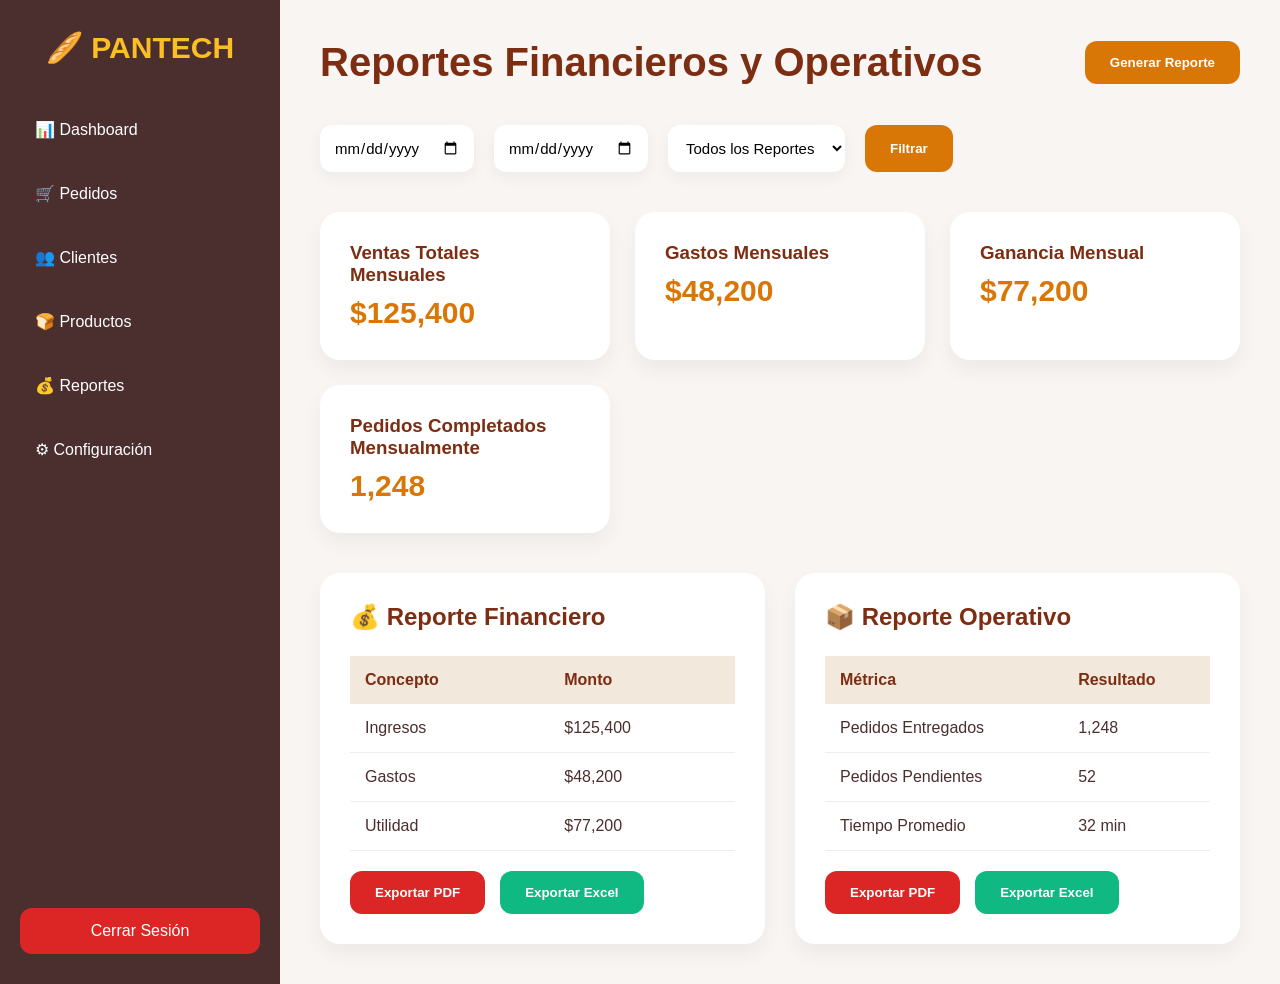
<file: Reportes.html>
<!DOCTYPE html>
<html lang="es">
<head>
  <meta charset="UTF-8">
  <meta name="viewport" content="width=device-width, initial-scale=1.0">

  <title>Reportes | Dulce Aroma</title>

  <style>

    *{
      margin:0;
      padding:0;
      box-sizing:border-box;
      font-family:'Poppins', sans-serif;
    }

    body{
      background:#f8f5f2;
      color:#4b2e2e;
      display:flex;
      min-height:100vh;
    }

    /* SIDEBAR */

    .sidebar{
      width:280px;
      background:#4b2e2e;
      color:white;
      padding:30px 20px;
      display:flex;
      flex-direction:column;
      justify-content:space-between;
    }

    .logo{
      text-align:center;
      margin-bottom:40px;
    }

    .logo h2{
      color:#fbbf24;
      font-size:30px;
    }

    .menu{
      display:flex;
      flex-direction:column;
      gap:15px;
    }

    .menu a{
      text-decoration:none;
      color:white;
      padding:15px;
      border-radius:12px;
      transition:0.3s;
    }

    .menu a:hover{
      background:#6b3f25;
    }

    .logout{
      background:#dc2626;
      padding:14px;
      text-align:center;
      border-radius:12px;
      cursor:pointer;
    }

    /* MAIN */

    .main{
      flex:1;
      padding:40px;
    }

    .topbar{
      display:flex;
      justify-content:space-between;
      align-items:center;
      margin-bottom:40px;
    }

    .topbar h1{
      font-size:40px;
      color:#7c2d12;
    }

    /* FILTERS */

    .filters{
      display:flex;
      gap:20px;
      flex-wrap:wrap;
      margin-bottom:40px;
    }

    .filters select,
    .filters input{
      padding:14px;
      border:none;
      border-radius:12px;
      background:white;
      box-shadow:0 5px 15px rgba(0,0,0,0.05);
      font-size:15px;
    }

    .btn{
      padding:14px 25px;
      border:none;
      border-radius:12px;
      background:#d97706;
      color:white;
      cursor:pointer;
      font-weight:bold;
      transition:0.3s;
    }

    .btn:hover{
      background:#b45309;
      transform:translateY(-3px);
    }

    /* CARDS */

    .cards{
      display:grid;
      grid-template-columns:repeat(auto-fit,minmax(250px,1fr));
      gap:25px;
      margin-bottom:40px;
    }

    .card{
      background:white;
      padding:30px;
      border-radius:20px;
      box-shadow:0 10px 20px rgba(0,0,0,0.05);
      transition:0.3s;
    }

    .card:hover{
      transform:translateY(-5px);
    }

    .card h3{
      margin-bottom:10px;
      color:#7c2d12;
    }

    .card p{
      font-size:30px;
      font-weight:bold;
      color:#d97706;
    }

    /* REPORT SECTION */

    .reports{
      display:grid;
      grid-template-columns:repeat(auto-fit,minmax(350px,1fr));
      gap:30px;
    }

    .report-box{
      background:white;
      padding:30px;
      border-radius:20px;
      box-shadow:0 10px 20px rgba(0,0,0,0.05);
    }

    .report-box h2{
      margin-bottom:25px;
      color:#7c2d12;
    }

    table{
      width:100%;
      border-collapse:collapse;
      margin-bottom:20px;
    }

    table th{
      background:#f3e8dc;
      padding:15px;
      text-align:left;
      color:#7c2d12;
    }

    table td{
      padding:15px;
      border-bottom:1px solid #eee;
    }

    /* EXPORT BUTTONS */

    .export-buttons{
      display:flex;
      gap:15px;
      flex-wrap:wrap;
      margin-top:20px;
    }

    .pdf{
      background:#dc2626;
    }

    .excel{
      background:#10b981;
    }

    /* RESPONSIVE */

    @media(max-width:900px){

      body{
        flex-direction:column;
      }

      .sidebar{
        width:100%;
      }

      .topbar{
        flex-direction:column;
        align-items:flex-start;
        gap:20px;
      }

    }

  </style>

</head>

<body>

  <!-- SIDEBAR -->

  <aside class="sidebar">

    <div>

      <div class="logo">
        <h2>🥖 PANTECH</h2>
      </div>

      <div class="menu">

        <a href="#">📊 Dashboard</a>

        <a href="#">🛒 Pedidos</a>

        <a href="#">👥 Clientes</a>

        <a href="#">🍞 Productos</a>

        <a href="#">💰 Reportes</a>

        <a href="#">⚙ Configuración</a>

      </div>

    </div>

    <div class="logout">
      Cerrar Sesión
    </div>

  </aside>

  <!-- MAIN -->

  <main class="main">

    <!-- TOPBAR -->

    <div class="topbar">

      <h1>Reportes Financieros y Operativos</h1>

      <button class="btn">
        Generar Reporte
      </button>

    </div>

    <!-- FILTERS -->

    <div class="filters">

      <input type="date">

      <input type="date">

      <select>
        <option>Todos los Reportes</option>
        <option>Financieros</option>
        <option>Operativos</option>
      </select>

      <button class="btn">
        Filtrar
      </button>

    </div>

    <!-- CARDS -->

    <section class="cards">

      <div class="card">
        <h3>Ventas Totales Mensuales</h3>
        <p>$125,400</p>
      </div>

      <div class="card">
        <h3>Gastos Mensuales</h3>
        <p>$48,200</p>
      </div>

      <div class="card">
        <h3>Ganancia Mensual</h3>
        <p>$77,200</p>
      </div>

      <div class="card">
        <h3>Pedidos Completados Mensualmente</h3>
        <p>1,248</p>
      </div>

    </section>

    <!-- REPORTS -->

    <section class="reports">

      <!-- FINANCIAL -->

      <div class="report-box">

        <h2>💰 Reporte Financiero</h2>

        <table>

          <tr>
            <th>Concepto</th>
            <th>Monto</th>
          </tr>

          <tr>
            <td>Ingresos</td>
            <td>$125,400</td>
          </tr>

          <tr>
            <td>Gastos</td>
            <td>$48,200</td>
          </tr>

          <tr>
            <td>Utilidad</td>
            <td>$77,200</td>
          </tr>

        </table>

        <div class="export-buttons">

          <button class="btn pdf">
            Exportar PDF
          </button>

          <button class="btn excel">
            Exportar Excel
          </button>

        </div>

      </div>

      <!-- OPERATIONAL -->

      <div class="report-box">

        <h2>📦 Reporte Operativo</h2>

        <table>

          <tr>
            <th>Métrica</th>
            <th>Resultado</th>
          </tr>

          <tr>
            <td>Pedidos Entregados</td>
            <td>1,248</td>
          </tr>

          <tr>
            <td>Pedidos Pendientes</td>
            <td>52</td>
          </tr>

          <tr>
            <td>Tiempo Promedio</td>
            <td>32 min</td>
          </tr>

        </table>

        <div class="export-buttons">

          <button class="btn pdf">
            Exportar PDF
          </button>

          <button class="btn excel">
            Exportar Excel
          </button>

        </div>

      </div>

    </section>

  </main>

</body>
</html>
</file>
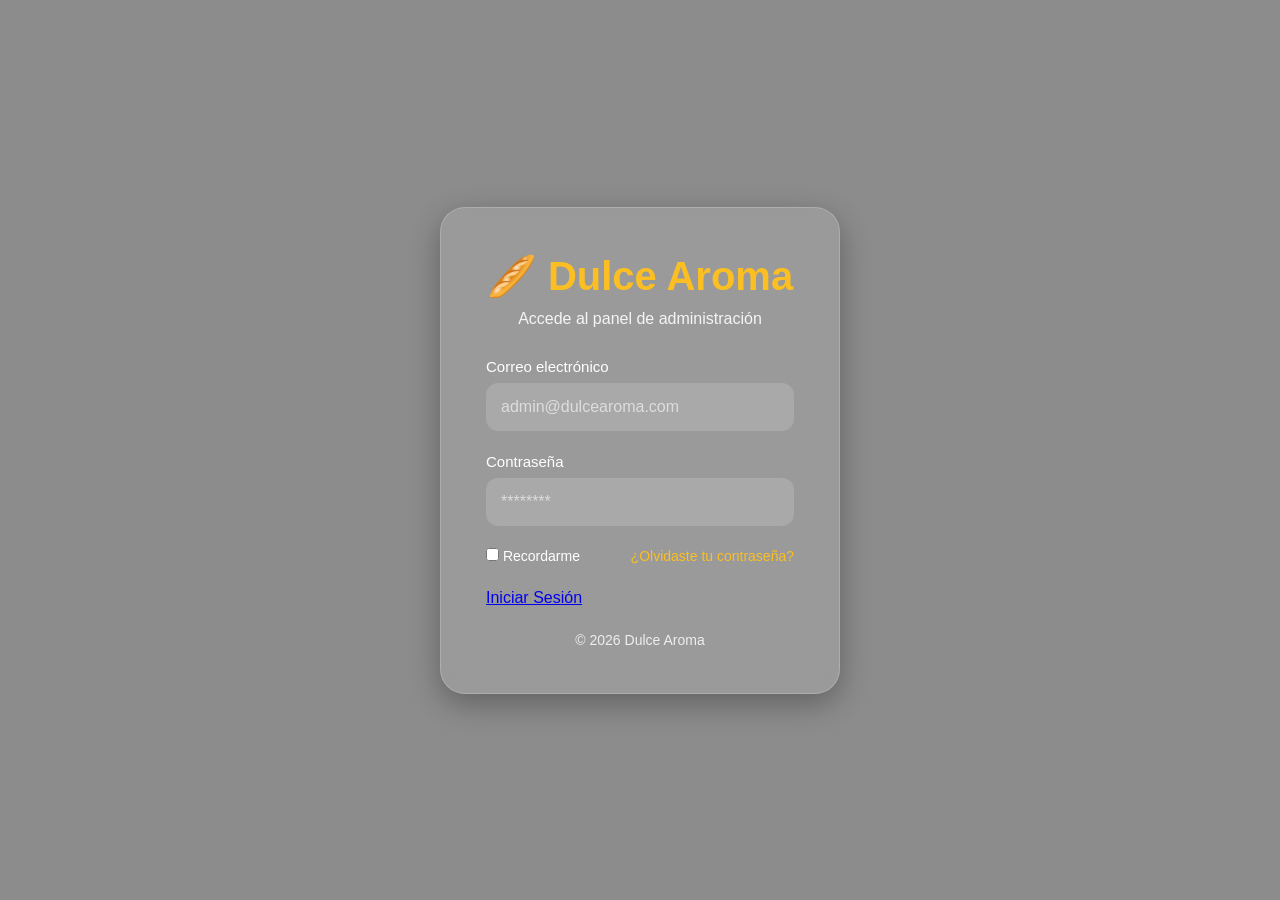
<file: Sesion.html>
<!DOCTYPE html>
<html lang="es">
<head>
  <meta charset="UTF-8">
  <meta name="viewport" content="width=device-width, initial-scale=1.0">

  <title>Inicio de Sesión | Dulce Aroma</title>

  <style>

    *{
      margin:0;
      padding:0;
      box-sizing:border-box;
      font-family:'Poppins', sans-serif;
    }

    body{
      height:100vh;
      display:flex;
      justify-content:center;
      align-items:center;
      background:
      linear-gradient(rgba(0,0,0,0.45), rgba(0,0,0,0.45)),
      url('https://images.unsplash.com/photo-1509440159596-0249088772ff?q=80&w=1974&auto=format&fit=crop');
      background-size:cover;
      background-position:center;
    }

    /* LOGIN BOX */

    .login-container{
      width:400px;
      background:rgba(255,255,255,0.12);
      backdrop-filter:blur(12px);
      border:1px solid rgba(255,255,255,0.2);
      border-radius:25px;
      padding:45px;
      color:white;
      box-shadow:0 10px 30px rgba(0,0,0,0.3);
    }

    .logo{
      text-align:center;
      margin-bottom:30px;
    }

    .logo h1{
      font-size:40px;
      color:#fbbf24;
    }

    .logo p{
      color:#f5f5f5;
      margin-top:10px;
    }

    /* FORM */

    .input-group{
      margin-bottom:22px;
    }

    .input-group label{
      display:block;
      margin-bottom:8px;
      font-size:15px;
    }

    .input-group input{
      width:100%;
      padding:15px;
      border:none;
      outline:none;
      border-radius:12px;
      background:rgba(255,255,255,0.15);
      color:white;
      font-size:16px;
    }

    .input-group input::placeholder{
      color:#ddd;
    }

    /* OPTIONS */

    .options{
      display:flex;
      justify-content:space-between;
      align-items:center;
      margin-bottom:25px;
      font-size:14px;
    }

    .options a{
      color:#fbbf24;
      text-decoration:none;
    }

    /* BUTTON */

    .btn{
      width:100%;
      padding:15px;
      border:none;
      border-radius:12px;
      background:#d97706;
      color:white;
      font-size:17px;
      cursor:pointer;
      font-weight:bold;
      transition:0.3s;
    }

    .btn:hover{
      background:#b45309;
      transform:translateY(-3px);
    }

    /* FOOTER */

    .footer{
      margin-top:25px;
      text-align:center;
      font-size:14px;
      color:#eee;
    }

    .footer a{
      color:#fbbf24;
      text-decoration:none;
      font-weight:bold;
    }

    /* RESPONSIVE */

    @media(max-width:480px){

      .login-container{
        width:90%;
        padding:35px 25px;
      }

      .logo h1{
        font-size:32px;
      }

    }

  </style>

</head>

<body>

  <!-- LOGIN -->

  <div class="login-container">

    <div class="logo">

      <h1>🥖 Dulce Aroma</h1>

      <p>
        Accede al panel de administración
      </p>

    </div>

    <form>

      <div class="input-group">

        <label>Correo electrónico</label>

        <input 
          type="email"
          placeholder="admin@dulcearoma.com"
        >

      </div>

      <div class="input-group">

        <label>Contraseña</label>

        <input 
          type="password"
          placeholder="********"
        >

      </div>

      <div class="options">

        <label>
          <input type="checkbox">
          Recordarme
        </label>

        <a href="#">
          ¿Olvidaste tu contraseña?
        </a>

      </div>

      <a href="Admin.html">
          Iniciar Sesión
        </a>

    </form>

    <div class="footer">

      © 2026 Dulce Aroma

    </div>

  </div>

</body>
</html>
</file>
